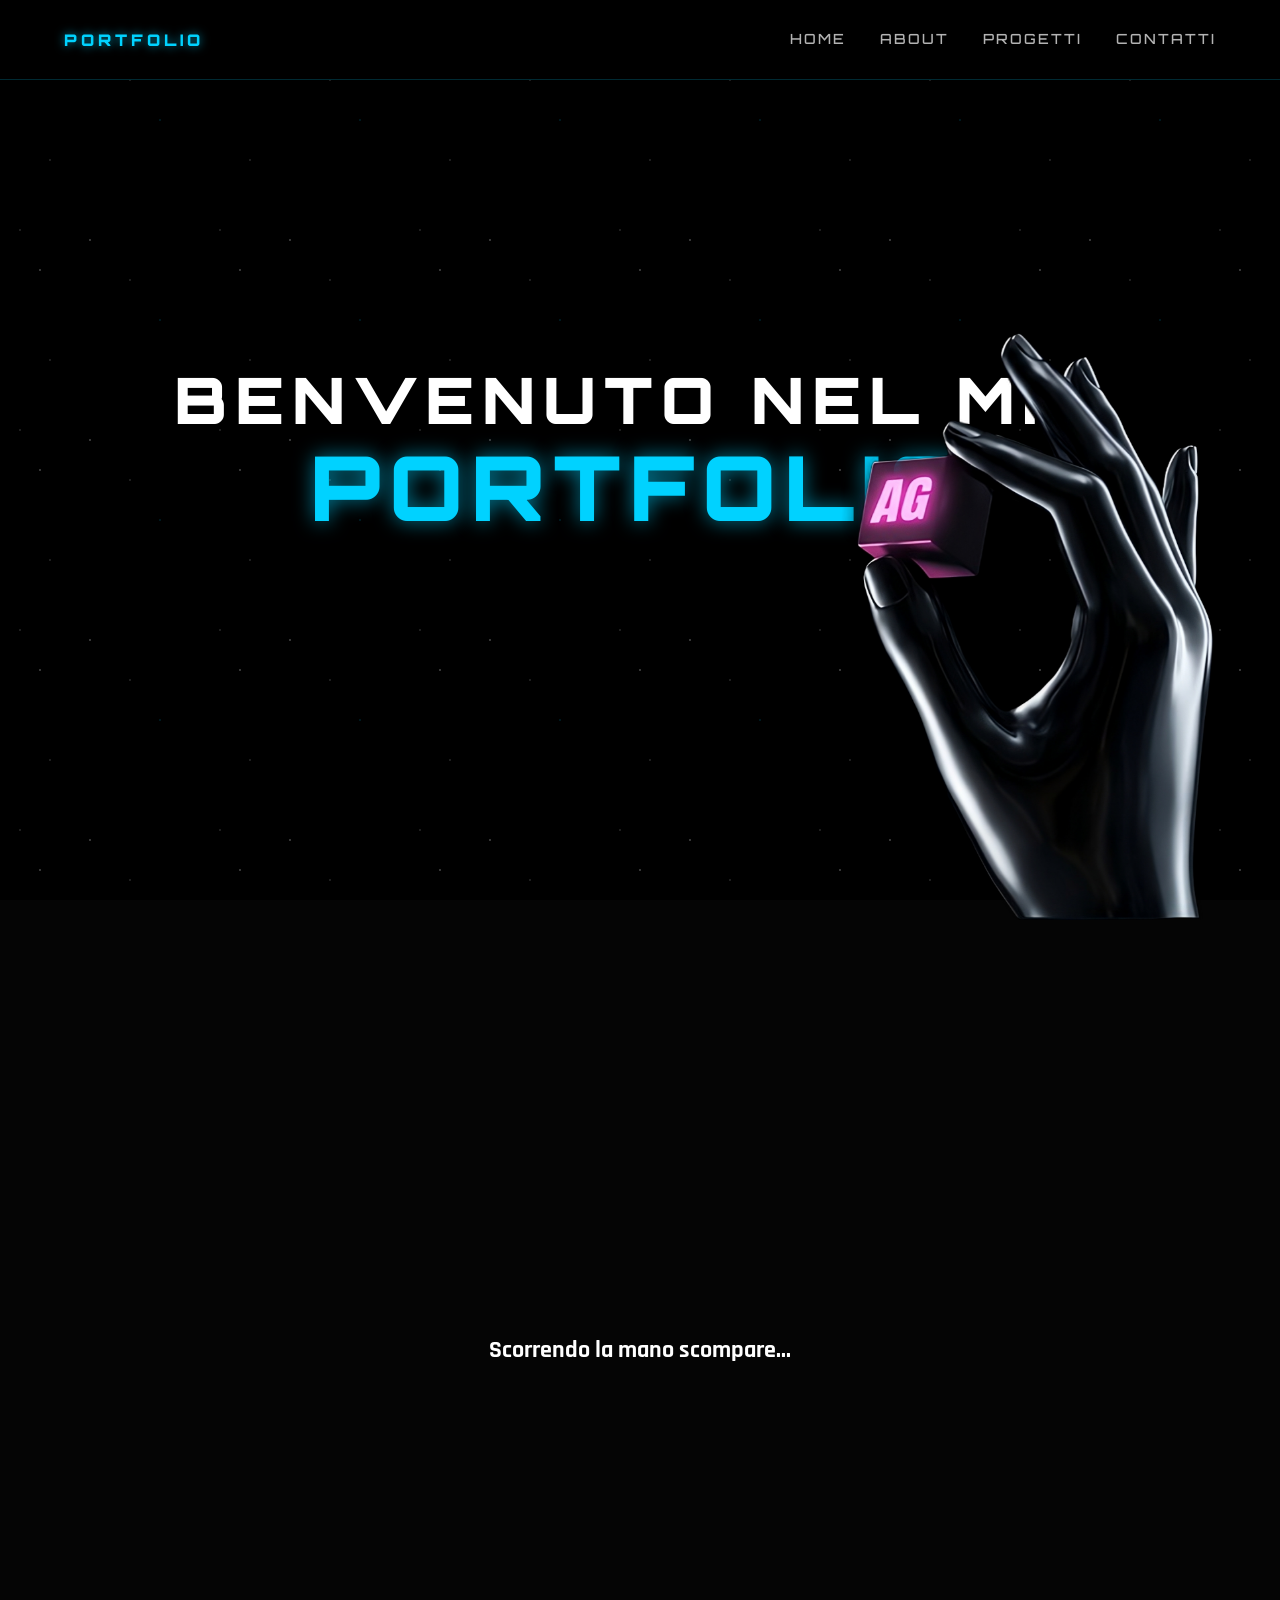
<file: index.html>
<!DOCTYPE html>
<html lang="it">
<head>
    <meta charset="UTF-8">
    <meta name="viewport" content="width=device-width, initial-scale=1.0">
    <title>AG Portfolio - Cyber Hand</title>
    <link rel="stylesheet" href="index.css">
</head>
<body>
    <div class="stars-background"></div>


    <nav class="nav">
    <div class="logo">PORTFOLIO</div>
    <div class="nav-links">
        <a href="main.html">HOME</a>
        <a href="main.html">ABOUT</a> 
        <a href="main.html">PROGETTI</a>
        <a href="main.html">CONTATTI</a>
    </div>
</nav>

    <div class="main-content">
        <div class="text-box">
            <h1 class="futuristic-title" data-text="WELCOME TO MY PORTFOLIO">
                BENVENUTO NEL MIO<br><span>PORTFOLIO</span>
            </h1>
    </div>

        <div class="hand-wrapper">
    <img src="mano_wireframe.png" class="hand wireframe">
    <img src="mano_render.png" class="hand render">
    <div class="scanner-line"></div> </div>
    </div>

    <div style="height: 100vh; background: #050505; display: flex; justify-content: center; align-items: center;">
        <h2>Scorrendo la mano scompare...</h2>
    </div>

</body>
</html>
</file>
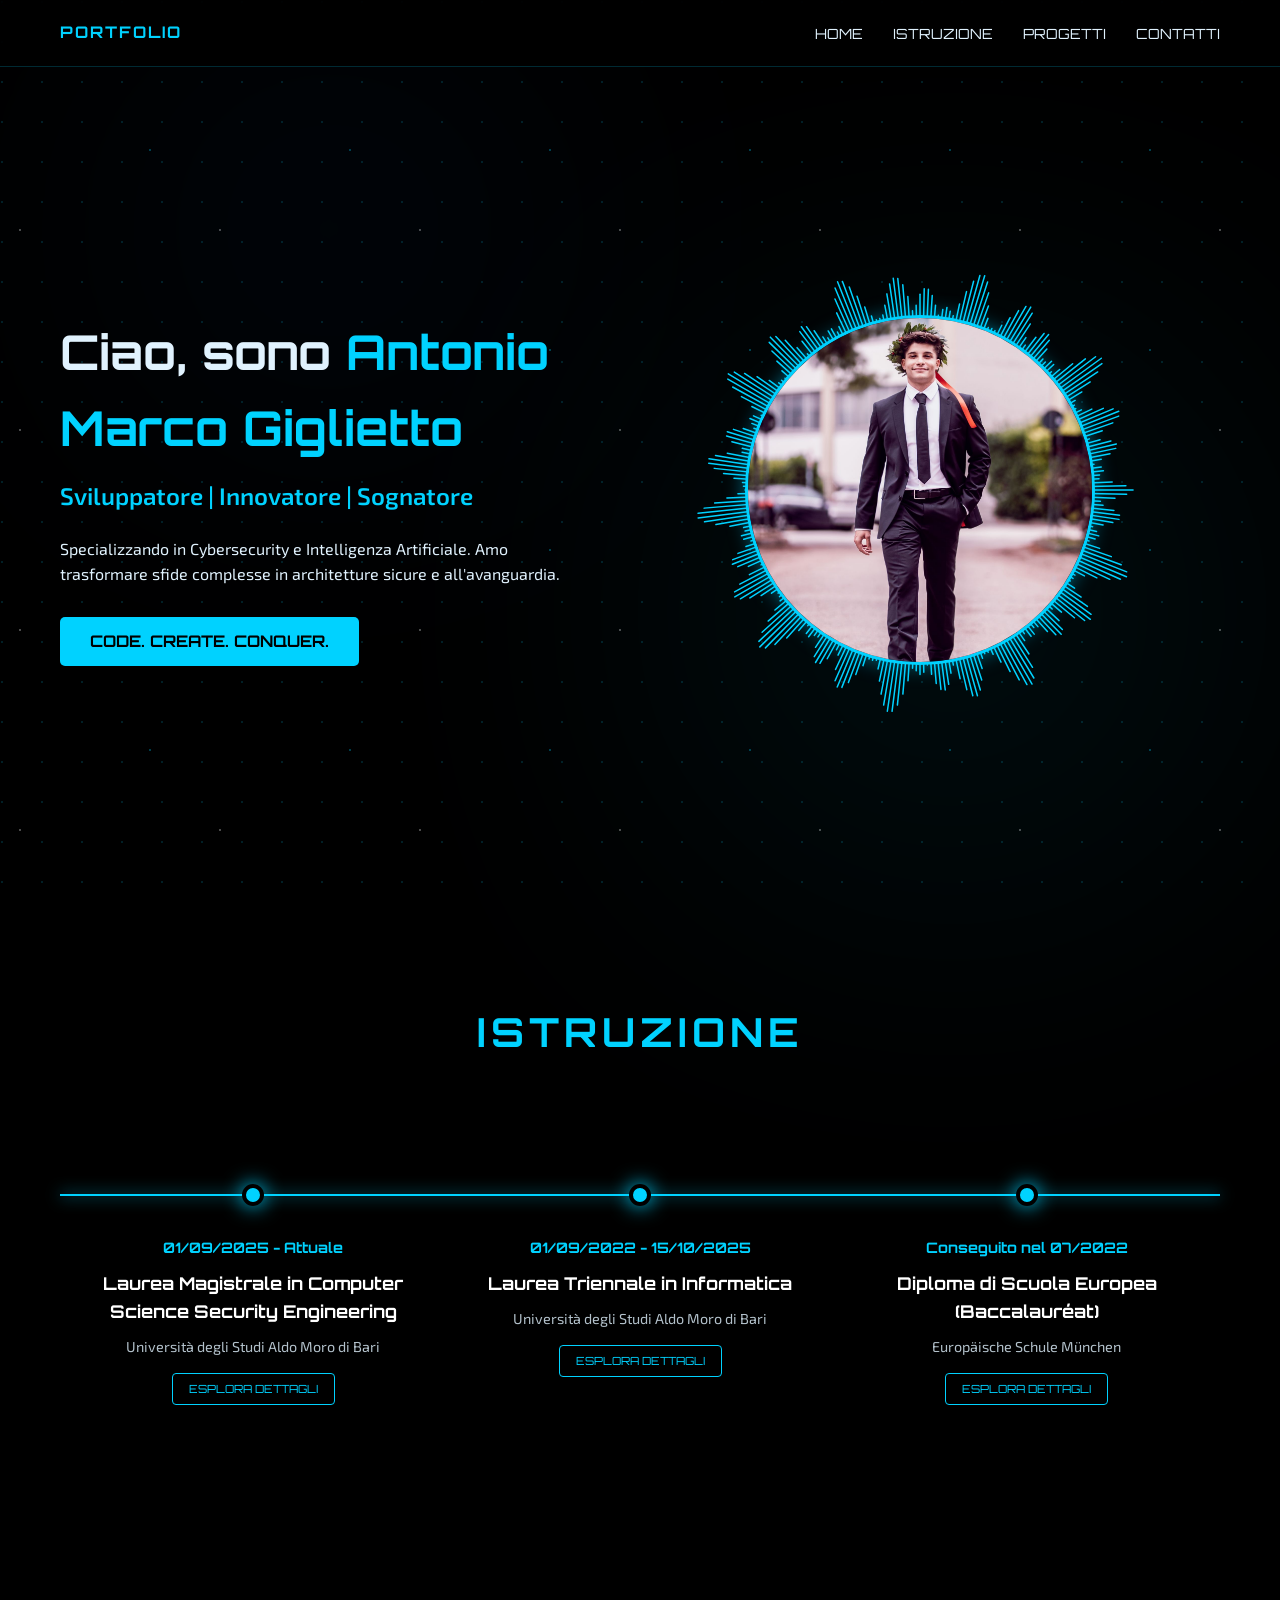
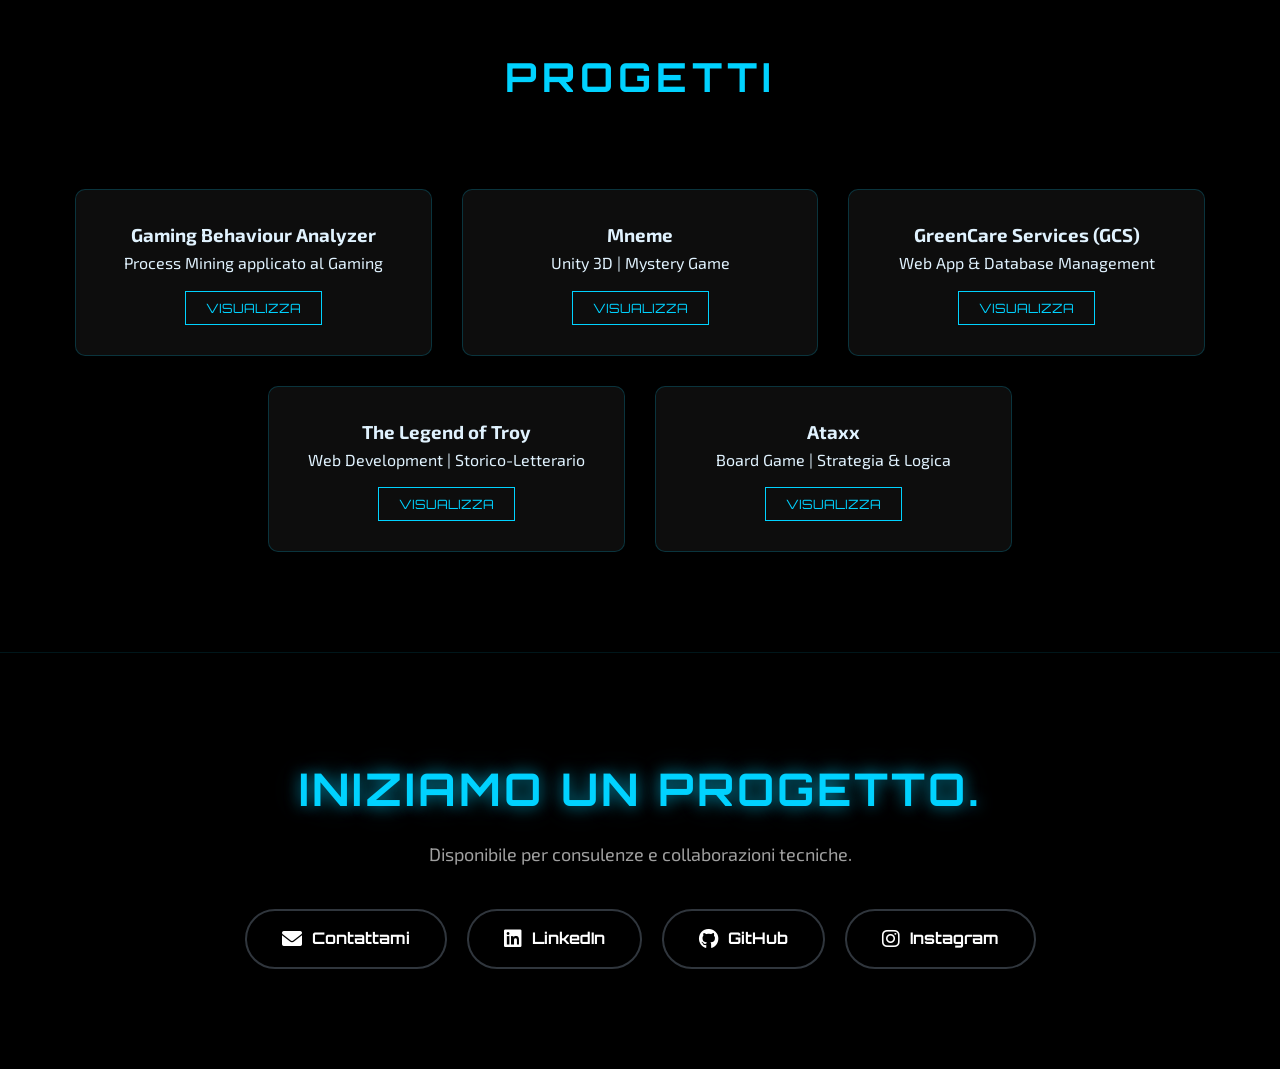
<file: main.html>
<!DOCTYPE html>
<html lang="it">
<head>
    <meta charset="UTF-8">
    <meta name="viewport" content="width=device-width, initial-scale=1.0">
    <title>Antonio Marco Giglietto | Portfolio</title>

    <!-- RIGA DA AGGIUNGERE PER IL LOGO -->
    <link rel="icon" type="image/png" href="favicon.png?v=2">

    <link rel="stylesheet" href="style scuro.css">

<link rel="stylesheet" href="https://cdnjs.cloudflare.com/ajax/libs/font-awesome/6.0.0/css/all.min.css">
</head>
<body>

    <div class="bg-grid"></div>

    <nav class="navbar">
        <div class="nav-container">
            <div class="logo">PORTFOLIO</div>
            <ul>
                <li><a href="#home">Home</a></li>
                <li><a href="#istruzione">Istruzione</a></li>
                <li><a href="#progetti">Progetti</a></li>
                <li><a href="#contact">Contatti</a></li>
            </ul>
        </div>
    </nav>

    <section id="home" class="hero">
        <div class="hero-content">
            <div class="hero-text">
                <h1>Ciao, sono <span class="accent"> Antonio Marco Giglietto </span></h1>
                <p class="tagline">Sviluppatore | Innovatore | Sognatore</p>
                <p class="bio">
                    Specializzando in Cybersecurity e Intelligenza Artificiale. 
                    Amo trasformare sfide complesse in architetture sicure e all'avanguardia.
                </p>
                <a href="#progetti" class="btn-main">CODE. CREATE. CONQUER.</a>
            </div>
            
            <div class="hero-image">
                <div class="jarvis-hud-container">
                    <canvas id="visualizerCanvas"></canvas>
                    <div class="glow-circle-jarvis">
                        <img src="tua-foto.jpg" alt="Foto Profilo">
                    </div>
                </div>
            </div> 
        </div> 
    </section>

    <section id="istruzione" class="section">
        <h2 class="title">Istruzione</h2>
        <div class="timeline-horizontal">
            <div class="timeline-line"></div>

            <div class="timeline-h-item">
                <div class="dot"></div>
                <div class="content">
                    <span class="date">01/09/2025 - Attuale</span>
                    <h3>Laurea Magistrale in Computer Science Security Engineering</h3>
                    <p>Università degli Studi Aldo Moro di Bari</p>
                    <button class="btn-details" onclick="openModal('modal-magistrale')">Esplora dettagli</button>
                </div>
            </div>

            <div class="timeline-h-item">
                <div class="dot"></div>
                <div class="content">
                    <span class="date">01/09/2022 - 15/10/2025</span>
                    <h3>Laurea Triennale in Informatica</h3>
                    <p>Università degli Studi Aldo Moro di Bari</p>
                    <button class="btn-details" onclick="openModal('modal-triennale')">Esplora dettagli</button>
                </div>
            </div>

            <div class="timeline-h-item">
                <div class="dot"></div>
                <div class="content">
                    <span class="date">Conseguito nel 07/2022</span>
                    <h3>Diploma di Scuola Europea (Baccalauréat)</h3>
                    <p>Europäische Schule München</p>
                    <button class="btn-details" onclick="openModal('modal-diploma')">Esplora dettagli</button>
                </div>
            </div>
        </div>
    </section>

    <div id="modal-diploma" class="modal">
    <div class="modal-content">
        <span class="close" onclick="closeModal('modal-diploma')">&times;</span>
        <h2>DIPLOMA DI SCUOLA EUROPEA</h2>
        <p class="school-name">Europäische Schule München (Monaco di Baviera) | 09/2017 - 07/2022</p>
        <div class="modal-body">
            <p>Diploma conseguito presso la <strong>Scuola Europea di Monaco di Baviera</strong>. Questo percorso formativo mi ha permesso di sviluppare un <strong>forte pensiero critico</strong> e ottime capacità di <strong>problem-solving</strong>.</p>
            <p>Ho acquisito un approccio analitico nella risoluzione di problemi complessi e una forte attitudine all'apprendimento continuo, bilanciando competenze <strong>tecnico-scientifiche</strong> e cultura generale.</p>
            
            <p class="voto"><strong>Voto finale:</strong> 74/100</p>
            <p class="livello"><strong>Livello:</strong> 4 EQF</p>
        </div>
    </div>
</div>

<div id="modal-triennale" class="modal">
    <div class="modal-content">
        <span class="close" onclick="closeModal('modal-triennale')">&times;</span>
        <h2 class="accent">LAUREA TRIENNALE IN INFORMATICA</h2>
        <p class="school-name">Università degli Studi Aldo Moro di Bari | 09/2022 - 17/07/2025</p>
        
        <div class="modal-body">
            <p>
                Durante il mio percorso accademico in <strong>Informatica</strong>, ho consolidato un <strong>approccio analitico</strong> e un <strong>pensiero computazionale</strong> orientato all'efficienza e alla risoluzione di problemi complessi. 
            </p>
            <p>
                La formazione mi ha permesso di acquisire competenze verticali su tutto il <strong>ciclo di vita del software</strong> — dalla fase critica di analisi dei requisiti fino al <strong>testing e deployment</strong> — integrando solide basi nella progettazione di <strong>Database</strong> e nella gestione di <strong>infrastrutture di rete</strong>. 
            </p>
            <p>
                Ho sviluppato una forte attitudine al <strong>lavoro di squadra</strong> in contesti progettuali sfidanti, mantenendo sempre un focus rigoroso sulla logica e sulla scalabilità del codice.
            </p>

            <hr style="border: 0; border-top: 1px solid rgba(0, 210, 255, 0.2); margin: 20px 0;">

            <p><strong>Voto finale:</strong> 104/110</p>
            <p><strong>Tesi:</strong> <strong>"Blurred Mind: Simulazione VR degli effetti di alcol e droghe in un ambiente urbano"</strong></p>
            <p><strong>Livello:</strong> 6 EQF</p>
        </div>
    </div>
</div>

<div id="modal-magistrale" class="modal">
    <div class="modal-content">
        <span class="close" onclick="closeModal('modal-magistrale')">&times;</span>
        <h2 class="accent">LAUREA MAGISTRALE IN COMPUTER SCIENCE</h2>
        <p class="school-name">Università degli Studi Aldo Moro di Bari | 09/2025 - In corso</p>
        
        <div class="modal-body">
            <p>
                Attualmente frequento il corso di Laurea Magistrale internazionale in <strong>Computer Science</strong>, con una specializzazione nel curriculum di <strong>Security Engineering</strong>.
            </p>
            <p>Il mio studio si concentra sull'analisi e la mitigazione delle moderne minacce alla <strong>Cybersecurity</strong>, con un focus particolare sullo sviluppo di <strong>software sicuro</strong> "by design".</p>
            <p>
                Sto approfondendo la progettazione di <strong>architetture resilienti</strong> e sistemi di difesa avanzati, integrando metodologie di <strong>analisi del rischio</strong> e l'uso dell'<strong>Intelligenza Artificiale applicata alla sicurezza</strong> (AI for Security) per prevenire attacchi complessi.
            </p>
            <p>
                Il mio obiettivo è tradurre queste competenze accademiche in soluzioni reali, contribuendo alla creazione di ecosistemi digitali <strong>sicuri e affidabili</strong>.
            </p>

            <hr style="border: 0; border-top: 1px solid rgba(0, 210, 255, 0.2); margin: 20px 0;">

            <p><strong>Media attuale:</strong> 27/30</p>
            <p><strong>Curriculum:</strong> Security Engineering</p>
            <p><strong>Livello:</strong> 7 EQF</p>
        </div>
    </div>
</div>
    <section id="progetti" class="section">
    <h2 class="title">Progetti</h2>
   <div class="grid-projects">
        
        <div class="card">
            <h3>Gaming Behaviour Analyzer</h3>
            <p>Process Mining applicato al Gaming</p>
            <button class="btn-view" onclick="openModal('modal-gaming')">Visualizza</button>
        </div>
        
        <div class="card">
            <h3>Mneme</h3>
            <p>Unity 3D | Mystery Game</p>
            <button class="btn-view" onclick="openModal('modal-mneme')">Visualizza</button>
        </div>

        <div class="card">
            <h3>GreenCare Services (GCS)</h3>
            <p>Web App & Database Management</p>
            <button class="btn-view" onclick="openModal('modal-greencare')">Visualizza</button>
        </div>

        <div class="card">
            <h3>The Legend of Troy</h3>
            <p>Web Development | Storico-Letterario</p>
            <button class="btn-view" onclick="openModal('modal-troy')">Visualizza</button>
        </div>

        <div class="card">
            <h3>Ataxx</h3>
            <p>Board Game | Strategia & Logica</p>
            <button class="btn-view" onclick="openModal('modal-ataxx')">Visualizza</button>
        </div>

    </div> </section>

    <div id="modal-gaming" class="modal">
        <div class="modal-content">
            <span class="close" onclick="closeModal('modal-gaming')">&times;</span>
            <h2 class="accent">Gaming Behaviour Analyzer</h2>
            <div class="modal-body">
                <p>
                    <strong>Gaming Behaviour Analyzer</strong> è un software analitico progettato per l'estrazione di conoscenza dai log di gioco attraverso tecniche avanzate di <strong>Process Mining</strong>.
                </p>
                <p>
                    Il sistema elabora dataset complessi in formato <strong>CSV</strong>, implementando e confrontando diversi algoritmi di discovery per ricostruire i modelli di comportamento degli utenti:
                </p>
                <ul style="list-style: none; padding-left: 0; margin: 15px 0;">
                    <li>🚀 <strong>Alpha Miner:</strong> per la logica causale di base.</li>
                    <li>🧬 <strong>Inductive Miner:</strong> per garantire modelli strutturati e privi di deadlock.</li>
                    <li>🔍 <strong>Heuristic Miner:</strong> per gestire rumore e frequenze nei dati reali.</li>
                </ul>
                <p>
                    L'applicativo permette di trasformare dati grezzi in flussi decisionali visibili, ottimizzando il game design sulla base dell'evidenza statistica.
                </p>
                
                <hr style="border: 0; border-top: 1px solid rgba(0, 210, 255, 0.1); margin: 20px 0;">
                
                <p style="margin-bottom: 20px;"><strong>Tecnologie:</strong> Python, PM4Py, Pandas, CSV Analysis.</p>
                
                <a href="https://github.com/Tony223892/GamingBehavior_Analyzer" target="_blank" class="btn-main" style="text-decoration: none; display: inline-flex; align-items: center; gap: 10px;">
    <i class="fab fa-github"></i> VEDI SU GITHUB
</a>
            </div>
        </div>
    </div>

    
    <div id="modal-mneme" class="modal">
    <div class="modal-content">
        <span class="close" onclick="closeModal('modal-mneme')">&times;</span>
        <h2 class="accent">Mneme</h2>
        <div class="modal-body">
            <p>
                <strong>Mneme</strong> è un videogioco 3D sviluppato in <strong>Unity</strong> che unisce narrazione mystery e puzzle-solving. 
            </p>
            <p>
                La storia segue le vicende di uno <strong>scienziato che ha misteriosamente perso la memoria</strong>. Per ricostruire i frammenti del suo passato e recuperare i propri ricordi, il protagonista dovrà esplorare diverse stanze, ognuna contenente <strong>mini-giochi e rompicapi</strong> unici da risolvere.
            </p>
            
            <p><strong>Caratteristiche Tecniche:</strong></p>
            <ul style="list-style: none; padding-left: 0; margin: 15px 0;">
                <li>🧠 <strong>Puzzle System:</strong> Logiche di gioco sviluppate interamente in C#.</li>
                <li>🏠 <strong>Ambiente 3D:</strong> Progettazione di stanze interattive con asset personalizzati.</li>
                <li>📖 <strong>Narrativa Immersiva:</strong> Integrazione tra gameplay e progressione della storia.</li>
            </ul>

            <div style="background: rgba(0, 210, 255, 0.05); padding: 15px; border-radius: 8px; margin: 20px 0; border-left: 4px solid var(--accent);">
                <p style="margin: 0; font-size: 0.9em;">
                    <strong>Collaboratori:</strong><br>
                    Sviluppato in team con: <em>Stefano Rosario Alise, Francesca Cataldi e Federica Di Terlizzi</em>.
                </p>
            </div>
            
            <hr style="border: 0; border-top: 1px solid rgba(0, 210, 255, 0.1); margin: 20px 0;">
            
            <p style="margin-bottom: 20px;"><strong>Tecnologie:</strong> Unity, C#, Game Design.</p>
            
            <a href="https://github.com/Tony223892/Mneme" target="_blank" class="btn-main" style="text-decoration: none; display: inline-flex; align-items: center; gap: 10px;">
                <i class="fab fa-github"></i> VEDI SU GITHUB
            </a>
        </div>
    </div>
</div>
<!-- NUOVO MODALE THE LEGEND OF TROY -->
    <div id="modal-troy" class="modal">
        <div class="modal-content">
            <span class="close" onclick="closeModal('modal-troy')">&times;</span>
            <h2 class="accent">The Legend of Troy</h2>
            <div class="modal-body">
                <p>
                    <strong>The Legend of Troy</strong> mette a confronto il racconto epico dell'Iliade con le scoperte archeologiche reali.
                </p>
                <p>
                    Un'analisi dettagliata sulle discrepanze tra il mito di Omero e i fatti storici documentati.
                </p>

                <!-- SEZIONE COLLABORATORI -->
                <div style="background: rgba(0, 210, 255, 0.05); padding: 15px; border-radius: 8px; margin: 20px 0; border-left: 4px solid var(--accent);">
                    <p style="margin: 0; font-size: 0.9em;">
                        <strong>Collaboratori:</strong><br>
                        Sviluppato in team con: <em>Stefano Rosario Alise, Francesca Cataldi e Federica Di Terlizzi</em>.
                    </p>
                </div>

                <hr style="border: 0; border-top: 1px solid rgba(0, 210, 255, 0.1); margin: 20px 0;">
                
                <p style="margin-bottom: 20px;"><strong>Tecnologie:</strong> HTML5, CSS3, JavaScript.</p>
                
                <a href="https://github.com/Tony223892/The-Legend-Of-Troy" target="_blank" class="btn-main" style="text-decoration: none; display: inline-flex; align-items: center; gap: 10px;">
                    <i class="fab fa-github"></i> VEDI SU GITHUB
                </a>
            </div>
        </div>
    </div>
    <!-- MODALE ATAXX -->
    <div id="modal-ataxx" class="modal">
        <div class="modal-content">
            <span class="close" onclick="closeModal('modal-ataxx')">&times;</span>
            <h2 class="accent">Ataxx</h2>
            <div class="modal-body">
                <p>
                    <strong>Ataxx</strong> è la trasposizione digitale del celebre gioco da tavolo di strategia astratta, focalizzato sulla conquista del territorio e sulla conversione delle pedine avversarie.
                </p>
                <p>
                    Il progetto implementa le regole classiche di movimento (clonazione e salto) e una logica di gioco fluida, mettendo alla prova le abilità tattiche del giocatore contro un avversario.
                </p>

                <div style="background: rgba(0, 210, 255, 0.05); padding: 15px; border-radius: 8px; margin: 20px 0; border-left: 4px solid var(--accent);">
                    <p style="margin: 0; font-size: 0.9em;">
                        <strong>Collaboratori:</strong><br>
                        Sviluppato in team con: <em>Stefano Rosario Alise, Achille Carbonara, Alex Longo, Angelo Bellissimo, Michele Bruno e Federico Di Punzio</em>.
                    </p>
                </div>

                <hr style="border: 0; border-top: 1px solid rgba(0, 210, 255, 0.1); margin: 20px 0;">
                
                <p style="margin-bottom: 20px;"><strong>Tecnologie:</strong> Java / C# (o la tecnologia che hai usato), Game Logic, UI Design.</p>
                
                <a href="https://github.com/Tony223892/Ataxx" target="_blank" class="btn-main" style="text-decoration: none; display: inline-flex; align-items: center; gap: 10px;">
                    <i class="fab fa-github"></i> VEDI SU GITHUB
                </a>
            </div>
        </div>
    </div>

    <!-- MODALE GreenCare-->
    <div id="modal-greencare" class="modal">
    <div class="modal-content">
        <span class="close" onclick="closeModal('modal-greencare')">&times;</span>
        <h2 class="accent">GreenCare Services (GCS)</h2>
        <div class="modal-body">
            <p>Progetto accademico sviluppato nell'ambito del corso di <strong>DataBase Systems</strong>. GreenCare Services è un'applicazione web full-stack supportata da un robusto database relazionale a oggetti (<strong>ORDBMS</strong>) in ambiente <strong>Oracle</strong>. Il sistema digitalizza il ciclo di vita operativo di un'azienda specializzata nella cura del verde.</p>
            
            <p><strong>Stack Tecnologico:</strong></p>
            <ul style="list-style: none; padding-left: 0; margin: 15px 0;">
                <li>🗄️ <strong>Database:</strong> Oracle Database (PL/SQL), modellazione Object-Relational.</li>
                <li>⚙️ <strong>Backend & Server:</strong> Java, JDBC, Apache Tomcat.</li>
                <li>💻 <strong>Frontend:</strong> HTML, CSS, JSP.</li>
            </ul>

            <p><strong>Architettura e Ottimizzazione:</strong></p>
            <ul style="list-style: none; padding-left: 0; margin: 15px 0;">
                <li>🔹 <strong>Design Object-Relational:</strong> Utilizzo di ereditarietà (super-tipi e sub-tipi), puntatori a oggetti (REF) e tabelle annidate.</li>
                <li>🔹 <strong>Automazione:</strong> Sviluppo di Stored Procedures e Trigger per garantire le Business Rules.</li>
                <li>🔹 <strong>Performance:</strong> Analisi dei piani di esecuzione e indici B-Tree manuali, riducendo i costi delle query fino al 78%.</li>
            </ul>

            <hr style="border: 0; border-top: 1px solid rgba(0, 210, 255, 0.1); margin: 20px 0;">
            
            <a href="https://github.com/Tony223892/GreenCareApp_Service" target="_blank" class="btn-main" style="text-decoration: none; display: inline-flex; align-items: center; gap: 10px;">
                <i class="fab fa-github"></i> VEDI SU GITHUB
            </a>
        </div>
    </div>
</div>


    <section id="contact" class="contact-section">
    <h2><span class="accent-blue">Iniziamo un Progetto.</span></h2>
    <p>Disponibile per consulenze e collaborazioni tecniche.</p>
    
    
    <div class="contact-buttons">
        <a href="mailto:a.giglietto@studenti.uniba.it" class="btn-main-contact">
    <i class="fas fa-envelope"></i> Contattami
        </a>
        
        <a href="https://www.linkedin.com/in/antonio-marco-giglietto-a373ba358" target="_blank" class="btn-social">
            <i class="fab fa-linkedin"></i> LinkedIn
        </a>
        
        <a href="https://github.com/Tony223892" target="_blank" class="btn-social">
            <i class="fab fa-github"></i> GitHub
        </a>
        
        <a href="https://www.instagram.com/antogig_/" target="_blank" class="btn-social">
            <i class="fab fa-instagram"></i> Instagram
        </a>
    </div>
</section>
    <script src="script.js"></script>

</body>
</html>
</file>
<file: index.css>
@import url('https://fonts.googleapis.com/css2?family=Orbitron:wght@400;700;900&family=Rajdhani:wght@500;700&display=swap');

* {
    margin: 0;
    padding: 0;
    box-sizing: border-box;
}

body {
    background-color: #000; /* Nero assoluto come base */
    color: white;
    overflow: hidden; 
    height: 100vh; 
    font-family: 'Rajdhani', sans-serif;
}

/* SFONDO A PUNTINI (EFFETTO SPAZIO) */
.stars-background {
    position: fixed;
    top: 0;
    left: 0;
    width: 100%;
    height: 100%;
    z-index: -1;
    /* Crea puntini piccoli e nitidi */
    background-image: 
        radial-gradient(1px 1px at 20px 30px, #fff, rgba(0,0,0,0)),
        radial-gradient(1.5px 1.5px at 40px 70px, #fff, rgba(0,0,0,0)),
        radial-gradient(1px 1px at 50px 160px, #fff, rgba(0,0,0,0)),
        radial-gradient(1.5px 1.5px at 90px 40px, #fff, rgba(0,0,0,0)),
        radial-gradient(1px 1px at 130px 80px, #fff, rgba(0,0,0,0)),
        radial-gradient(1px 1px at 160px 120px, #00d2ff, rgba(0,0,0,0)); /* Alcuni puntini blu */
    background-size: 200px 200px; /* Ripetizione della "mappa stellare" */
    opacity: 0.4; /* Regola questo per rendere i puntini più o meno visibili */
}

/* NAVBAR AGGIORNATA */
.nav {
    height: 80px;
    width: 100%;
    position: fixed; 
    top: -100px; 
    display: flex;
    justify-content: space-between;
    align-items: center;
    padding: 0 5%;
    /* Sfondo scuro coerente con il sito originale */
    background: rgba(0, 0, 0, 0.9); 
    backdrop-filter: blur(10px);
    /* Bordo blu neon sottile */
    border-bottom: 1px solid rgba(0, 210, 255, 0.2); 
    z-index: 1000;
    animation: dropNav 1s forwards 3s; 
}

.logo {
    font-family: 'Orbitron', sans-serif;
    font-weight: 900;
    letter-spacing: 4px;
    color: #00d2ff;
    /* Bagliore costante sul logo */
    text-shadow: 0 0 10px rgba(0, 210, 255, 0.7);
}

.nav-links a {
    color: rgba(255, 255, 255, 0.7);
    text-decoration: none;
    margin-left: 30px;
    font-size: 14px; /* Un po' più grande come nel sito */
    letter-spacing: 2px;
    font-weight: 500;
    font-family: 'Orbitron', sans-serif; /* Font futurista per i link */
    text-transform: uppercase;
    transition: all 0.3s ease; /* Transizione fluida per l'effetto luce */
}

/* EFFETTO ILLUMINAZIONE AL PASSAGGIO (HOVER) */
.nav-links a:hover {
    color: #00d2ff;
    /* Effetto bagliore blu futuristico */
    text-shadow: 0 0 10px #00d2ff, 0 0 20px rgba(0, 210, 255, 0.5);
    transform: translateY(-2px); /* Leggera elevazione per dinamismo */
}

/* TITOLO FUTURISTICO */
.main-content {
    text-align: center;
    position: relative;
    width: 100%;
    height: 100vh; 
    display: flex;
    justify-content: center;
    align-items: center;
}

.futuristic-title {
    font-family: 'Orbitron', sans-serif;
    font-size: 70px;
    font-weight: 900;
    line-height: 1;
    letter-spacing: 8px;
    text-transform: uppercase;
    position: relative;
    color: #fff;
    opacity: 0;
    transform: translateY(20px);
    animation: titleFadeIn 1s ease-out forwards 2.0s; /* Appare poco prima di metà */
    font-size: clamp(30px, 5vw, 70px); /* Si adatta tra 30px e 70px */
}

.futuristic-title span {
    display: block;
    color: #00d2ff;
    text-shadow: 0 0 20px rgba(0, 210, 255, 0.6);
    font-size: 90px;
    margin-top: 10px;
    font-size: clamp(40px, 7vw, 90px);
}

/* GESTIONE MANI - RESPONSIVE & SCALABILE */
.hand-wrapper {
    position: absolute; 
    bottom: -1000px; 
    left: 25%;      
    
    /* Ridimensionamento fluido basato sulla larghezza schermo */
    width: 32vw; 
    max-width: 450px; 
    min-width: 280px; 
    
    /* Mantiene le proporzioni originali 450x700 senza distorcere */
    aspect-ratio: 450 / 700; 
    
    z-index: 10;
    pointer-events: none;
    animation: riseAndSlide 4.5s cubic-bezier(0.22, 1, 0.36, 1) forwards;
}

.hand {
    position: absolute;
    bottom: 0;
    left: 0;
    width: 100%;
    height: 100%;
    /* contain assicura che l'immagine sia sempre interamente visibile */
    object-fit: contain; 
    object-position: center bottom;
}

.wireframe { 
    opacity: 1; 
    z-index: 2;
    transform: scale(0.98);
    transform-origin: bottom center;
}

.render { 
    opacity: 0; 
    z-index: 1; 
}

/* ANIMAZIONI */
@keyframes titleFadeIn {
    to {
        opacity: 1;
        transform: translateY(0);
    }
}

@keyframes riseAndSlide {
    0% { 
        bottom: -100vh; /* Parte dinamicamente fuori dal fondo */
        left: 25%; 
        opacity: 0; 
    }
    25% { 
        bottom: -20px; /* La tua posizione perfetta */
        opacity: 1; 
        left: 25%; 
    }
    100% { 
        bottom: -20px; 
        left: 65%; /* Leggermente ridotto per non toccare il bordo su schermi stretti */
        opacity: 1; 
    }
}

.hand-wrapper .render {
    animation: fadeInRender 1.5s ease-in-out forwards 1.2s; 
}

.hand-wrapper .wireframe {
    animation: fadeOutWireframe 1.5s ease-in-out forwards 1.2s;
}

@keyframes fadeInRender { 
    from { opacity: 0; } 
    to { opacity: 1; } 
}

@keyframes fadeOutWireframe { 
    0% { opacity: 1; filter: blur(0px); }
    100% { opacity: 0; filter: blur(4px); }
}

@keyframes dropNav { 
    to { top: 0; } 
}

/* OTTIMIZZAZIONE PER SCHERMI PICCOLI (MOBILE) */
@media (max-width: 768px) {
    .hand-wrapper {
        width: 55vw;
        left: 15%;
    }
    @keyframes riseAndSlide {
        0% { bottom: -100vh; left: 15%; opacity: 0; }
        25% { bottom: -10px; opacity: 1; left: 15%; }
        100% { bottom: -10px; left: 35%; opacity: 1; }
    }
}
</file>
<file: style scuro.css>
/* Font Futuristi */
/* Font Futuristi */
@import url('https://fonts.googleapis.com/css2?family=Orbitron:wght@400;700&family=Exo+2:wght@300;400;600&display=swap');

:root {
    /* MODIFICATO: Sfondo ora nero assoluto */
    --bg-color: #000000; 
    --neon-blue: #00d2ff;
    --deep-blue: #00458b;
    --text-color: #e0f2fe;
}

* {
    margin: 0;
    padding: 0;
    box-sizing: border-box;
}

body {
    background-color: var(--bg-color);
    color: var(--text-color);
    font-family: 'Exo 2', sans-serif;
    line-height: 1.6;
    overflow-x: hidden;
    scroll-behavior: smooth;
}


/* Griglia di sfondo aggiornata con Effetto Stelle */
.bg-grid {
    position: fixed;
    top: 0; left: 0;
    width: 100%; height: 100%;
    z-index: -1;
    background-color: var(--bg-color);
    
    /* UNIONE: Griglia originale + Effetto Stelle/Puntini */
    background-image: 
        radial-gradient(circle at 2px 2px, rgba(0, 210, 255, 0.15) 1px, transparent 0), /* Griglia */
        radial-gradient(1px 1px at 20px 30px, #fff, rgba(0,0,0,0)), /* Stelle... */
        radial-gradient(1.5px 1.5px at 40px 70px, #fff, rgba(0,0,0,0)),
        radial-gradient(1px 1px at 150px 150px, #00d2ff, rgba(0,0,0,0));
    
    background-size: 40px 40px, 200px 200px; /* Dimensioni diverse per griglia e stelle */
}

/* Mantieni i bagliori blu (i Glow) ma riduciamo l'opacità per far risaltare il nero */
.bg-grid::before {
    content: "";
    position: absolute;
    top: 10%; left: 15%;
    width: 300px; height: 300px;
    background: var(--deep-blue);
    filter: blur(150px);
    border-radius: 30% 70% 70% 30% / 30% 30% 70% 70%;
    opacity: 0.2; /* Ridotta da 0.3 */
    animation: float 20s infinite alternate;
}

.bg-grid::after {
    content: "";
    position: absolute;
    bottom: 10%; right: 10%;
    width: 400px; height: 400px;
    background: var(--neon-blue);
    filter: blur(180px);
    border-radius: 50%;
    opacity: 0.15; /* Ridotta da 0.2 */
    animation: float 15s infinite alternate-reverse;
}


@keyframes float {
    from { transform: translate(0, 0) rotate(0deg); }
    to { transform: translate(50px, 100px) rotate(20deg); }
}

/* Navbar: Sfondo nero trasparente invece che bluastro */
.navbar {
    position: fixed;
    top: 0; width: 100%;
    padding: 20px 0;
    background: rgba(0, 0, 0, 0.85); /* Cambiato da 5, 10, 20 */
    backdrop-filter: blur(10px);
    border-bottom: 1px solid rgba(0, 210, 255, 0.2);
    z-index: 1000;
}

.nav-container {
    max-width: 1200px;
    margin: 0 auto;
    display: flex;
    justify-content: space-between;
    align-items: center;
    padding: 0 20px;
}

.logo {
    font-family: 'Orbitron', sans-serif;
    font-weight: bold;
    color: var(--neon-blue);
    letter-spacing: 2px;
}

.navbar ul {
    display: flex;
    list-style: none;
    gap: 30px;
}

.navbar a {
    text-decoration: none;
    color: var(--text-color);
    font-size: 14px;
    text-transform: uppercase;
    font-family: 'Orbitron', sans-serif;
    transition: 0.3s;
}

.navbar a:hover {
    color: var(--neon-blue);
    text-shadow: 0 0 10px var(--neon-blue);
}

/* Hero Section */
.hero {
    min-height: 100vh;
    display: flex;
    align-items: center;
    justify-content: center;
    padding-top: 80px;
}

.hero-content {
    max-width: 1200px;
    display: flex;
    align-items: center;
    gap: 50px;
    padding: 0 20px;
}

.hero-text { flex: 1; }

.hero-text h1 {
    font-family: 'Orbitron', sans-serif;
    font-size: 3rem;
    margin-bottom: 10px;
}

.accent { color: var(--neon-blue); }

.tagline {
    font-size: 1.5rem;
    color: var(--neon-blue);
    margin-bottom: 20px;
    font-weight: 600;
}

.btn-main {
    display: inline-block;
    margin-top: 30px;
    padding: 12px 30px;
    background: var(--neon-blue);
    color: var(--bg-color);
    text-decoration: none;
    font-family: 'Orbitron', sans-serif;
    font-weight: bold;
    border-radius: 5px;
    transition: 0.3s;
}

.btn-main:hover {
    box-shadow: 0 0 20px var(--neon-blue);
    transform: scale(1.05);
}

.hero-image {
    flex: 1;
    display: flex;
    justify-content: center;
    align-items: center;
    position: relative;
}

.jarvis-hud-container {
    position: relative;
    width: 600px;
    height: 600px;
    display: flex;
    justify-content: center;
    align-items: center;
}

#visualizerCanvas {
    position: absolute;
    top: 50%;
    left: 50%;
    transform: translate(-50%, -50%);
    width: 700px !important;
    height: 700px !important;
    z-index: 5;
    pointer-events: none;
    display: block !important;
    background: transparent !important;
}

.glow-circle-jarvis {
    width: 350px;
    height: 350px;
    border-radius: 50%;
    border: 3px solid #00d2ff;
    position: relative;
    z-index: 10;
    overflow: hidden;
    background: #050a14;
    box-shadow: 0 0 20px rgba(0, 210, 255, 0.5);
}

.glow-circle-jarvis img {
    width: 100%;
    height: 100%;
    object-fit: cover;
}

/* --- SEZIONE TIMELINE ORIZZONTALE --- */

.section {
    padding: 100px 20px;
    max-width: 1200px;
    margin: 0 auto;
}

.title {
    font-family: 'Orbitron', sans-serif;
    text-align: center;
    margin-bottom: 80px;
    font-size: 2.5rem;
    color: var(--neon-blue);
    text-transform: uppercase;
    letter-spacing: 5px;
}

.timeline-horizontal {
    display: flex;
    justify-content: space-between;
    align-items: flex-start;
    position: relative;
    padding: 40px 0;
}

/* Linea continua azzurra */
.timeline-line {
    position: absolute;
    top: 50px; /* Al centro del pallino */
    left: 0;
    width: 100%;
    height: 2px;
    background: var(--neon-blue);
    box-shadow: 0 0 15px var(--neon-blue);
    z-index: 1;
}

.timeline-h-item {
    position: relative;
    flex: 1;
    display: flex;
    flex-direction: column;
    align-items: center;
    z-index: 2;
}

/* Pallino luminoso */
.timeline-h-item .dot {
    width: 22px;
    height: 22px;
    background: var(--neon-blue);
    border: 4px solid var(--bg-color);
    border-radius: 50%;
    box-shadow: 0 0 20px var(--neon-blue);
    margin-bottom: 30px;
    transition: 0.3s;
}

.timeline-h-item:hover .dot {
    transform: scale(1.3);
    box-shadow: 0 0 30px var(--neon-blue);
}

/* Contenuto testuale */
.timeline-h-item .content {
    text-align: center;
    padding: 0 15px;
}

.timeline-h-item .date {
    display: block;
    color: var(--neon-blue);
    font-family: 'Orbitron', sans-serif;
    font-weight: bold;
    font-size: 0.9rem;
    margin-bottom: 10px;
}

.timeline-h-item h3 {
    font-family: 'Orbitron', sans-serif;
    color: #fff;
    font-size: 1.1rem;
    margin-bottom: 10px;
}

.timeline-h-item p {
    font-size: 0.9rem;
    opacity: 0.8;
    margin-bottom: 15px;
}

/* Pulsante Visualizza Dettagli */
.btn-details {
    background: transparent;
    border: 1px solid var(--neon-blue);
    color: var(--neon-blue);
    padding: 8px 16px;
    border-radius: 4px;
    cursor: pointer;
    font-family: 'Orbitron', sans-serif;
    font-size: 0.7rem;
    text-transform: uppercase;
    transition: 0.3s;
}

.btn-details:hover {
    background: var(--neon-blue);
    color: var(--bg-color);
    box-shadow: 0 0 15px var(--neon-blue);
}

/* --- PROGETTI --- */

.grid-projects {
    display: flex;
    flex-wrap: wrap;
    justify-content: center; /* Questo centra i progetti rimasti soli sulla riga */
    gap: 30px;
    max-width: 1200px;
    margin: 0 auto;
}

.card {
    background: rgba(255, 255, 255, 0.05);
    border: 1px solid rgba(0, 210, 255, 0.2);
    padding: 30px;
    border-radius: 10px;
    text-align: center;
    transition: 0.3s;
    /* Specifichiamo una larghezza base per le card */
    flex: 0 1 calc(33.333% - 30px); 
    min-width: 300px; /* Evita che diventino troppo piccole */
}

/* Fix per mobile: una card per riga */
@media (max-width: 768px) {
    .card {
        flex: 0 1 100%;
    }
}

.card:hover {
    border-color: var(--neon-blue);
    box-shadow: 0 0 15px rgba(0, 210, 255, 0.3);
    transform: translateY(-5px);
}

.btn-view {
    margin-top: 15px;
    padding: 8px 20px;
    background: transparent;
    border: 1px solid var(--neon-blue);
    color: var(--neon-blue);
    cursor: pointer;
    font-family: 'Orbitron', sans-serif;
    text-transform: uppercase;
    font-size: 0.8rem;
}

.btn-view:hover {
    background: var(--neon-blue);
    color: var(--bg-color);
}

/* --- STILE MODALE AVANZATO (Bagliore Blu) --- */

.modal {
    display: none; 
    position: fixed;
    z-index: 9999;
    left: 0; top: 0;
    width: 100%; height: 100%;
    /* Sfondo scuro e sfocatura estrema, come nell'esempio */
    background-color: rgba(5, 10, 20, 0.85); 
    backdrop-filter: blur(15px); /* Sfoca molto lo sfondo del sito */
}

.modal-content {
    background-color: #070f1a;
    margin: 5% auto; /* Diminuito il margine superiore per dare più spazio */
    padding: 30px;
    border: 1px solid var(--neon-blue);
    width: 60%;
    max-width: 800px;
    border-radius: 15px;
    box-shadow: 0 0 30px rgba(0, 210, 255, 0.2);
    position: relative;
    
    /* AGGIUNGI QUESTE RIGHE */
    height: auto;          /* Altezza si adatta al contenuto */
    max-height: 90vh;      /* Evita che esca dallo schermo se il testo è troppo lungo */
    overflow-y: auto;      /* Se il testo è troppo lungo, crea una scrollbar interna alla card */
}

/* Titolo Neon Intenso */
.modal-content h2 {
    font-family: 'Orbitron', sans-serif;
    font-size: 1.9rem;
    margin-bottom: 12px;
    text-transform: uppercase;
    letter-spacing: 1px;
    color: #fff; /* Bianco puro per il cuore del titolo */
    text-shadow: 0 0 10px var(--neon-blue); /* Effetto neon sul titolo */
}

/* Sottotitolo (Nome Scuola e Date) */
.school-name {
    color: var(--neon-blue); /* Il tuo blu acceso */
    font-weight: 600;
    margin-bottom: 30px;
    opacity: 0.9;
}

/* Corpo del testo */
.modal-body {
    line-height: 1.8;
}

.modal-body p {
    margin-bottom: 20px;
    font-size: 0.95rem;
}

/* --- LE EVIDENZIAZIONI ACCESE NEL TESTO --- */
/* Nel tuo HTML dovrai racchiudere le parole da accendere tra <strong>...</strong> */
.modal-body strong {
    color: var(--neon-blue); /* Blu acceso */
    text-shadow: 0 0 8px rgba(0, 210, 255, 0.6); /* Piccolo bagliore sulle parole evidenziate */
    font-weight: 600;
}

/* Voto e Livello più definiti */
.voto, .livello {
    margin-top: 25px;
    font-size: 0.9rem;
}

/* Tasto di chiusura stilizzato (X) */
.close {
    position: absolute;
    right: 25px; top: 15px;
    color: var(--neon-blue);
    font-size: 30px;
    font-weight: bold;
    cursor: pointer;
    transition: 0.3s;
}

.close:hover {
    color: #fff;
    text-shadow: 0 0 15px var(--neon-blue);
}

.btn-github {
    display: inline-block;
    margin-top: 20px;
    padding: 10px 25px;
    background: var(--neon-blue);
    color: #000;
    text-decoration: none;
    font-weight: bold;
    font-family: 'Orbitron', sans-serif;
    border-radius: 5px;
    transition: 0.3s;
}

.btn-github:hover {
    box-shadow: 0 0 20px var(--neon-blue);
}

/* Responsive Mobile per Timeline */
@media (max-width: 768px) {
    .timeline-horizontal {
        flex-direction: column;
        padding-left: 40px;
    }
    .timeline-line {
        width: 2px;
        height: 100%;
        left: 50px;
        top: 0;
    }
    .timeline-h-item {
        flex-direction: row;
        align-items: center;
        margin-bottom: 40px;
        text-align: left;
    }
    .timeline-h-item .dot {
        margin-bottom: 0;
        margin-right: 20px;
    }
    .timeline-h-item .content {
        text-align: left;
        padding: 0;
    }
} /* <--- QUESTA PARENTESI MANCAVA E BLOCCAVA TUTTO */

/* SEZIONE CONTATTI */
.contact-section {
    padding: 100px 20px;
    text-align: center;
    background-color: transparent; 
    border-top: 1px solid rgba(0, 210, 255, 0.1);
}

.contact-section h2 {
    font-family: 'Orbitron', sans-serif; /* Font futuristico */
    font-size: 45px;
    color: #ffffff;
    margin-bottom: 15px;
    text-transform: uppercase;
    letter-spacing: 2px;
}

.contact-section h2 .accent-blue {
    color: #00d2ff; /* Il tuo blu futuristico */
    text-shadow: 0 0 15px rgba(0, 210, 255, 0.6), 0 0 30px rgba(0, 210, 255, 0.2);
    font-family: 'Orbitron', sans-serif;
    letter-spacing: 3px;
    text-transform: uppercase;
}

.contact-section p {
    font-family: 'Exo 2', sans-serif;
    color: #a0a0a0;
    font-size: 18px;
    margin-bottom: 40px;
}

.contact-buttons {
    display: flex;
    justify-content: center;
    gap: 20px;
    flex-wrap: wrap;
}

/* Stile base per TUTTI i bottoni (Contattami e Social) */
.btn-main-contact, .btn-social {
    background-color: transparent; /* Sfondo trasparente di base */
    color: #ffffff !important;
    padding: 15px 35px;
    border-radius: 50px;
    text-decoration: none;
    font-family: 'Orbitron', sans-serif;
    font-size: 16px;
    font-weight: bold;
    display: flex;
    align-items: center;
    gap: 10px;
    border: 2px solid #30363d; /* Bordo scuro di base */
    transition: all 0.4s ease; /* Transizione fluida */
}

/* EFFETTO HOVER: Quando passi il cursore */

/* Hover specifico per Contattami */
.btn-main-contact:hover {
    background-color: #00d2ff;
    color: #050a14 !important;
    border-color: #00d2ff;
    box-shadow: 0 0 25px rgba(0, 210, 255, 0.6);
    transform: translateY(-3px);
}

/* Hover per i Social */
.btn-social:hover {
    border-color: #00d2ff;
    color: #00d2ff !important;
    box-shadow: 0 0 15px rgba(0, 210, 255, 0.3);
    transform: translateY(-3px);
}

/* Icone */
.contact-buttons i {
    font-size: 20px;
}
</file>
